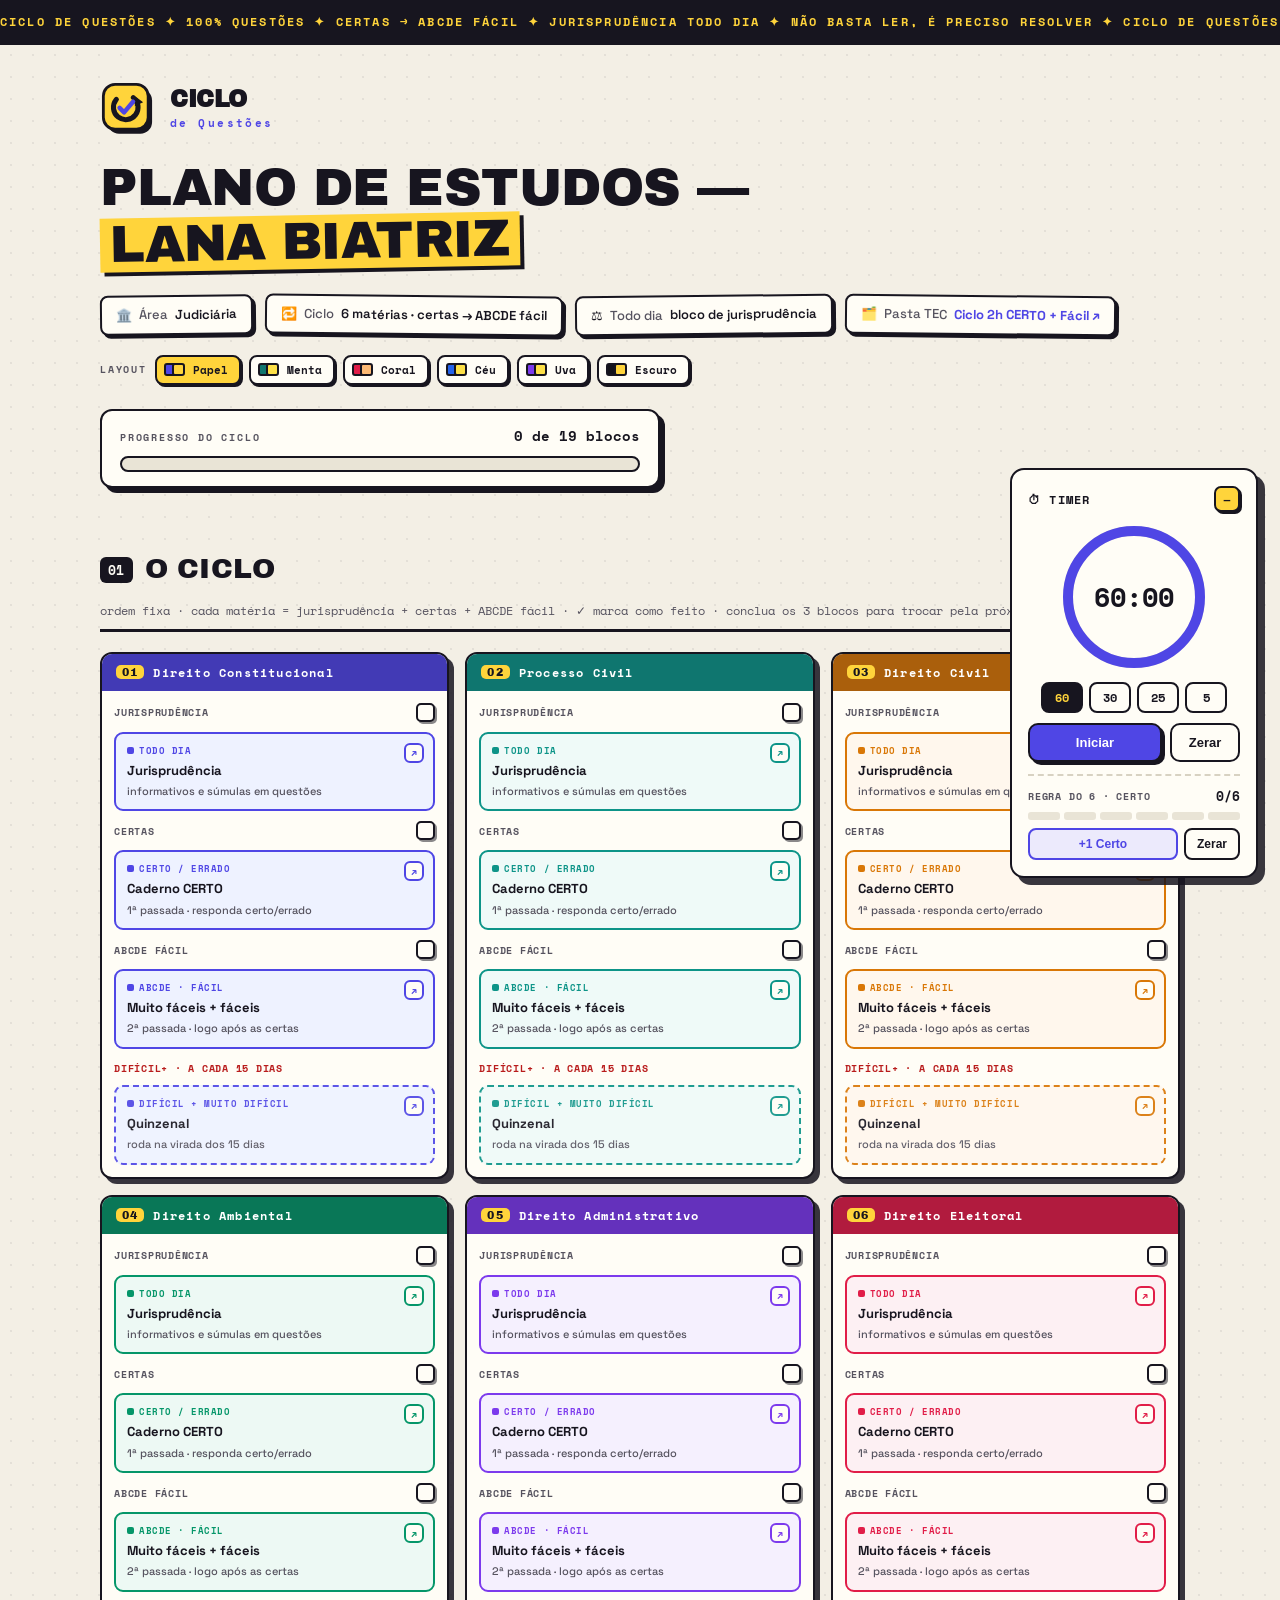
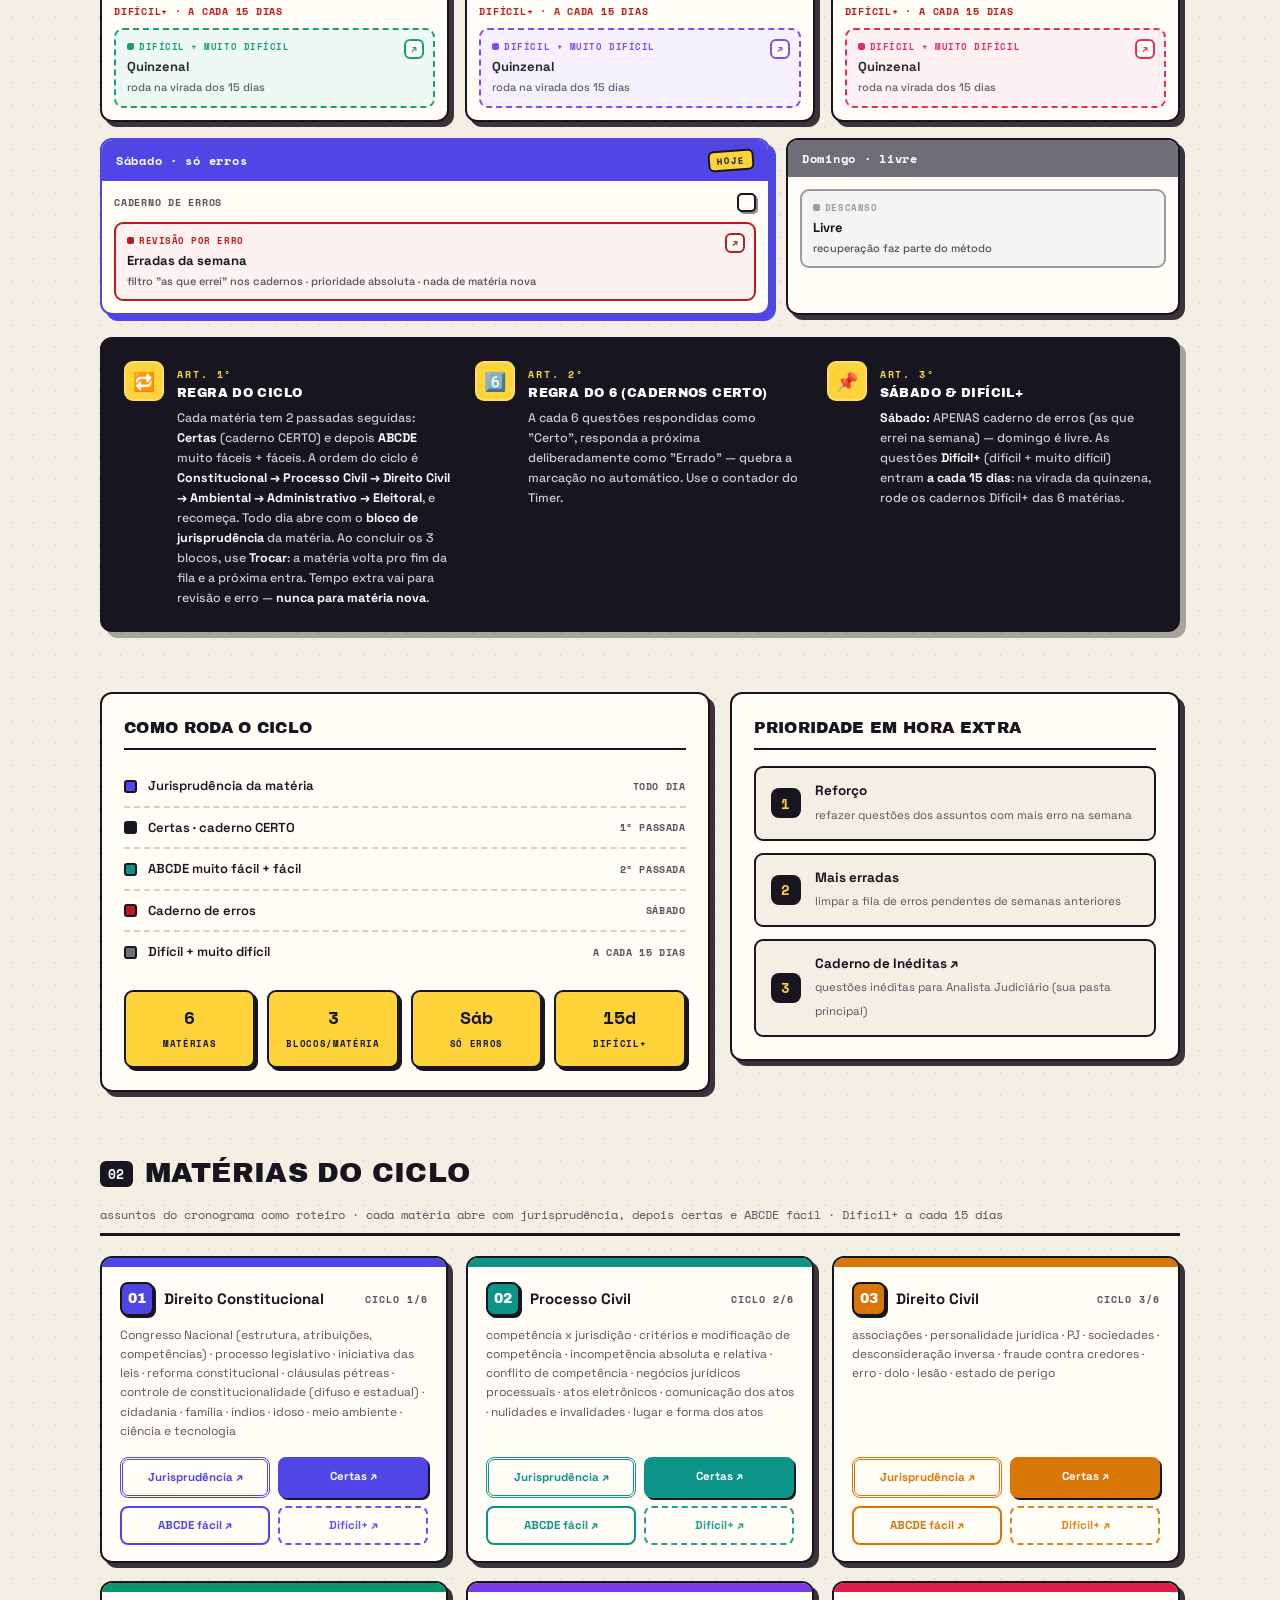
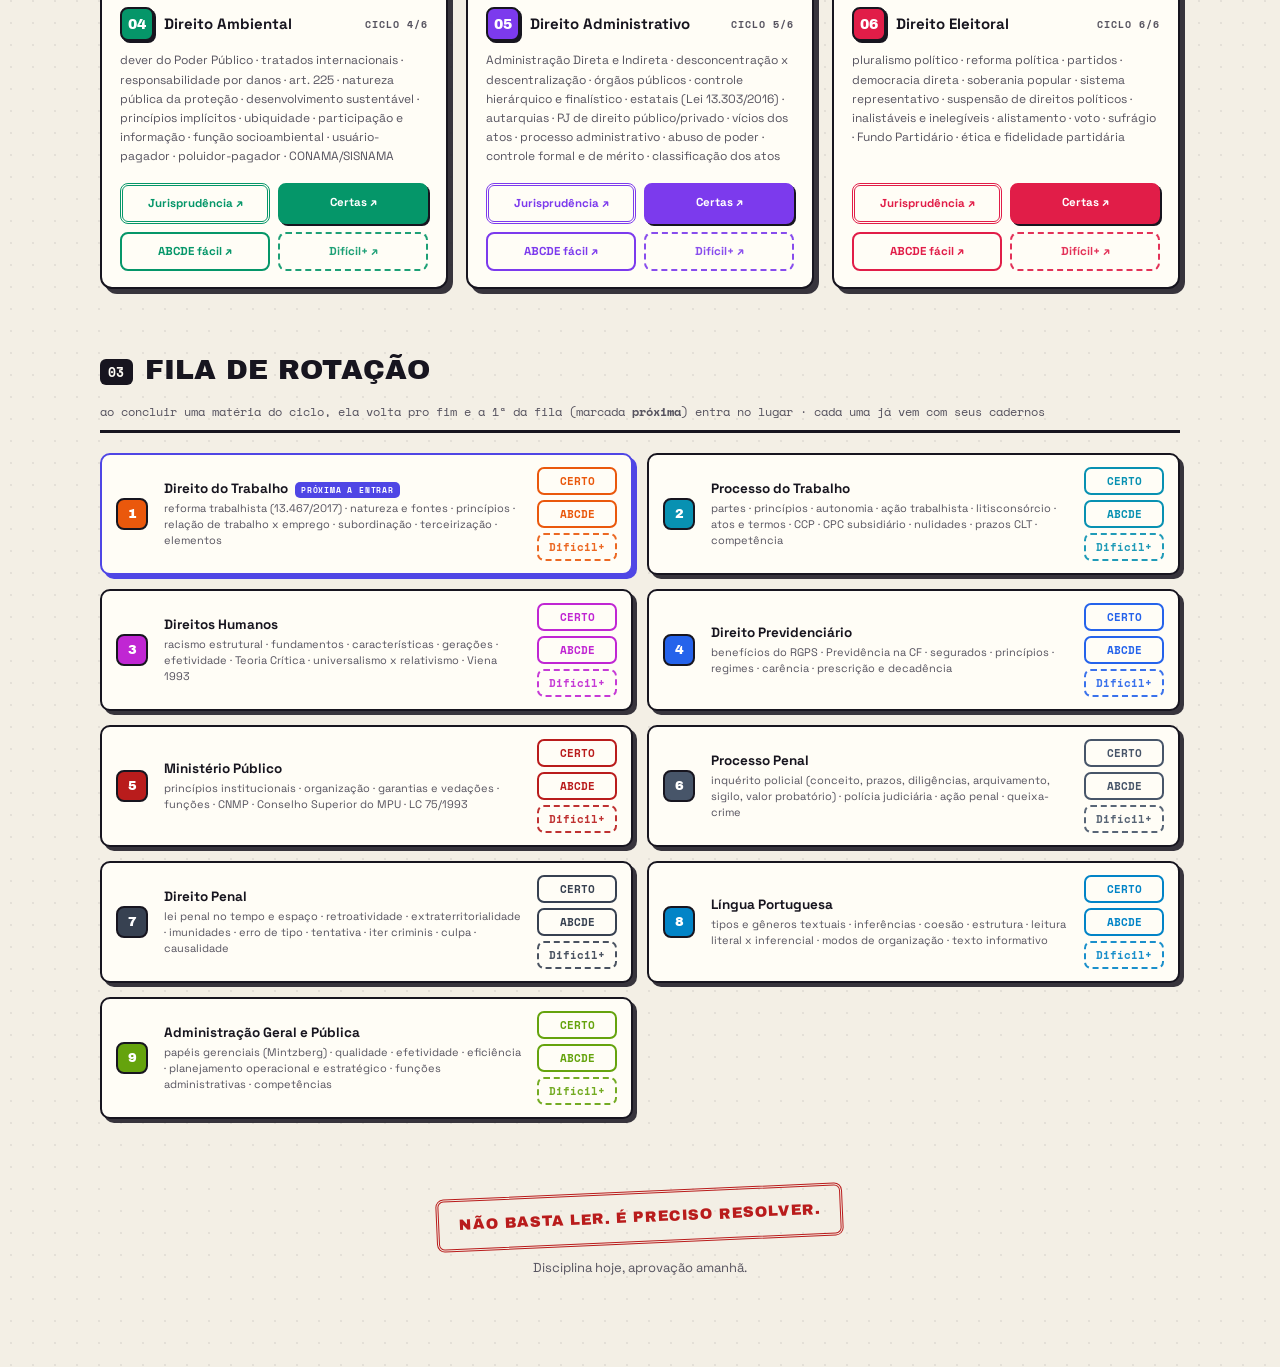
<file: index.html>
<!DOCTYPE html>

<html lang="pt-BR" data-theme="papel">
<head>
<meta charset="utf-8">
<meta name="viewport" content="width=device-width, initial-scale=1, viewport-fit=cover">
<title>Ciclo de Questões · Lana Biatriz</title>
<link rel="icon" href='data:image/svg+xml,<svg xmlns="http://www.w3.org/2000/svg" viewBox="0 0 100 100"><rect x="6" y="6" width="80" height="80" rx="21" fill="%23ffd43b" stroke="%2317151f" stroke-width="5"/><g transform="translate(46,47)"><circle cx="0" cy="0" r="22" fill="none" stroke="%2317151f" stroke-width="9" stroke-linecap="round" stroke-dasharray="104 35" transform="rotate(-52)"/><path d="M 19 -18 L 31 -9 L 16 -2 Z" fill="%2317151f"/><path d="M -11 1 L -3 9 L 13 -10" fill="none" stroke="%234f46e5" stroke-width="8" stroke-linecap="round" stroke-linejoin="round"/></g></svg>'>
<!-- ===== App na Tela de Início do iPad (Adicionar à Tela de Início) ===== -->
<link rel="apple-touch-icon" href="apple-touch-icon.png">
<link rel="manifest" href="manifest.webmanifest">
<meta name="apple-mobile-web-app-capable" content="yes">
<meta name="mobile-web-app-capable" content="yes">
<meta name="apple-mobile-web-app-status-bar-style" content="black-translucent">
<meta name="apple-mobile-web-app-title" content="Ciclo">
<meta name="application-name" content="Ciclo de Questões">
<meta name="theme-color" content="#f3efe5" media="(prefers-color-scheme: light)">
<meta name="theme-color" content="#14131a" media="(prefers-color-scheme: dark)">
<link rel="preconnect" href="https://fonts.googleapis.com">
<link href="https://fonts.googleapis.com/css2?family=Archivo+Black&family=Space+Grotesk:wght@400;500;600;700&family=Space+Mono:wght@400;700&display=swap" rel="stylesheet">
<style>
:root{
  --bg:#f3efe5; --card:#fffdf6; --ink:#17151f; --mut:#56535f; --line:#17151f;
  --accent:#4f46e5; --soft:#eceafc; --hl:#ffd43b; --stamp:#b91c1c;
  --disp:'Archivo Black','Arial Black',Impact,sans-serif;
  --body:'Space Grotesk',system-ui,sans-serif;
  --mono:'Space Mono',ui-monospace,Menlo,monospace;
  --r:12px;
}
/* ---------- 5 layouts (paletas) · papel = padrão (:root) ---------- */
html[data-theme="menta"]{--bg:#ecf5f0;--accent:#0f766e;--soft:#d7f0ea;--hl:#fde047}
html[data-theme="coral"]{--bg:#fbf0ee;--accent:#e11d48;--soft:#fde4e7;--hl:#fdba74}
html[data-theme="ceu"]{--bg:#eef2fb;--accent:#2563eb;--soft:#dbe6fd;--hl:#fde047}
html[data-theme="uva"]{--bg:#f4eefb;--accent:#7c3aed;--soft:#ece2fb;--hl:#fde047}
/* ---------- aparência escura (modo escuro) ---------- */
html[data-theme="escuro"]{
  --bg:#14131a; --card:#211f2b; --ink:#efe9da; --mut:#a39fb0; --line:#efe9da;
  --accent:#7c74f7; --soft:#2a2740; --hl:#ffd43b; --stamp:#fb7185;
}
/* texto/ícones que ficavam claros sobre fundos claros (amarelo, pastel) */
html[data-theme="escuro"] body{background-image:radial-gradient(rgba(239,233,218,.05) 1px,transparent 1.5px)}
html[data-theme="escuro"] ::selection{color:#14131a}
html[data-theme="escuro"] h1 em,
html[data-theme="escuro"] .swatch.on,
html[data-theme="escuro"] .cycnum,
html[data-theme="escuro"] .day-name .agbadge,
html[data-theme="escuro"] .tot div,html[data-theme="escuro"] .tot span,
html[data-theme="escuro"] #tmin{color:#14131a}
/* fundos que usavam var(--ink) (agora claro) precisam voltar a ser escuros */
html[data-theme="escuro"] .tape{background:#0e0d12}
html[data-theme="escuro"] .day-name{background:#2f2c3d;color:#fff}
html[data-theme="escuro"] .dom .day-name{background:#3a3947}
html[data-theme="escuro"] .sat.today .day-name{background:#4f46e5}
html[data-theme="escuro"] .rulebar{background:#1b1a23}
html[data-theme="escuro"] .prio .n,
html[data-theme="escuro"] .tp.sel{background:#2f2c3d}
/* cartões de atividade continuam claros (pastel) — fixa o texto interno em escuro */
html[data-theme="escuro"] .act b{color:#14131a}
html[data-theme="escuro"] .act small{color:#4a4756}
html[data-theme="escuro"] .act .go{background:#fff}
html[data-theme="escuro"] .cad-row+.cad-row,
html[data-theme="escuro"] .c6box{border-color:#3a3947}
/* sombras "neobrutalistas" agora claras p/ aparecer sobre o fundo escuro */
html[data-theme="escuro"] .day,
html[data-theme="escuro"] .card,
html[data-theme="escuro"] .fcard{box-shadow:5px 5px 0 var(--ink)}
html[data-theme="escuro"] .qitem{box-shadow:4px 4px 0 var(--ink)}
html[data-theme="escuro"] .chk{box-shadow:2px 2px 0 var(--ink)}
html[data-theme="escuro"] #tmr{box-shadow:7px 7px 0 var(--ink)}
html[data-theme="escuro"] .rulebar{box-shadow:6px 6px 0 rgba(239,233,218,.18)}
*{box-sizing:border-box;margin:0;padding:0}
::selection{background:var(--hl);color:var(--ink)}
body{font-family:var(--body);background:var(--bg);background-image:radial-gradient(rgba(23,21,31,.07) 1px,transparent 1.5px);background-size:22px 22px;color:var(--ink);line-height:1.5;padding:env(safe-area-inset-top) env(safe-area-inset-right) 90px env(safe-area-inset-left);counter-reset:sec}
.wrap{max-width:1120px;margin:0 auto;padding:36px 20px 0}
a{color:inherit;text-decoration:none}
/* ---------- fita marquee ---------- */
.tape{background:var(--ink);border-bottom:3px solid var(--ink);overflow:hidden;padding:9px 0}
.tape-in{display:inline-flex;white-space:nowrap;animation:tape 26s linear infinite}
.tape-in span{display:inline-block;font:700 12px/1 var(--mono);letter-spacing:.18em;text-transform:uppercase;color:var(--hl);padding-right:8px}
@keyframes tape{to{transform:translateX(-50%)}}
@media(prefers-reduced-motion:reduce){.tape-in{animation:none}}
/* ---------- brand / hero ---------- */
.brand{display:inline-flex;align-items:center;gap:14px;margin-bottom:24px}
.brand svg{display:block;width:56px;height:56px}
.brand .bt b{display:block;font-family:var(--disp);font-size:23px;letter-spacing:-.5px;line-height:1;text-transform:uppercase}
.brand .bt span{display:block;font:700 11px var(--mono);letter-spacing:.22em;color:var(--accent);margin-top:4px}
.themebar{display:flex;align-items:center;gap:8px;flex-wrap:wrap;margin-top:20px}
.themelab{font:700 10px var(--mono);letter-spacing:.18em;text-transform:uppercase;color:var(--mut)}
.swatch{display:inline-flex;align-items:center;gap:8px;border:2px solid var(--ink);background:var(--card);border-radius:8px;padding:5px 11px 5px 7px;cursor:pointer;box-shadow:2px 2px 0 var(--ink);font:700 11px var(--mono);color:var(--ink);transition:transform .1s}
.swatch:hover{transform:translate(-1px,-1px)}
.swatch:active{transform:translate(1px,1px);box-shadow:none}
.swatch.on{background:var(--hl)}
.swatch .dt{display:inline-flex}
.swatch .dt i{width:13px;height:13px;border:2px solid var(--ink);border-radius:3px;display:block}
.swatch .dt i+i{margin-left:-5px}
.hero{margin-bottom:46px}
h1{font-family:var(--disp);font-size:clamp(28px,4.6vw,52px);font-weight:400;letter-spacing:-.01em;line-height:1.04;text-transform:uppercase}
h1 em{font-style:normal;color:var(--ink);background:var(--hl);box-shadow:4px 4px 0 var(--ink);padding:0 10px;display:inline-block;transform:rotate(-1deg)}
.meta{display:flex;flex-wrap:wrap;gap:12px;margin-top:26px}
.chip{display:inline-flex;align-items:center;gap:7px;background:var(--card);border:2px solid var(--ink);border-radius:8px;padding:8px 14px;font-size:13px;font-weight:600;color:var(--ink);box-shadow:3px 3px 0 var(--ink)}
.chip:nth-child(odd){transform:rotate(-.6deg)}
.chip:nth-child(even){transform:rotate(.6deg)}
.chip:hover{transform:rotate(0) translate(-1px,-1px)}
.chip span{color:var(--mut);font-weight:500}
/* ---------- placar semanal ---------- */
.wkprog{margin-top:24px;background:var(--card);border:2px solid var(--ink);border-radius:var(--r);padding:14px 18px;box-shadow:5px 5px 0 var(--ink);max-width:560px}
.wkprog-top{display:flex;justify-content:space-between;align-items:baseline;gap:12px;margin-bottom:10px}
.wkprog-top span{font:700 10px var(--mono);letter-spacing:.18em;text-transform:uppercase;color:var(--mut)}
.wkprog-top b{font:700 14px var(--mono)}
.wkprog-track{height:16px;border:2px solid var(--ink);border-radius:99px;background:#e9e4d6;overflow:hidden}
.wkprog-fill{height:100%;width:0;background:var(--accent);background-image:repeating-linear-gradient(45deg,transparent 0 7px,rgba(255,255,255,.35) 7px 14px);transition:width .3s ease}
/* ---------- section titles ---------- */
.sec{margin-top:60px}
.sec-head{display:flex;align-items:baseline;justify-content:space-between;gap:12px;margin-bottom:20px;flex-wrap:wrap;counter-increment:sec;border-bottom:3px solid var(--ink);padding-bottom:10px}
h2{font-family:var(--disp);font-size:clamp(20px,2.6vw,28px);font-weight:400;letter-spacing:.01em;text-transform:uppercase}
h2::before{content:counter(sec,decimal-leading-zero);font:700 13px var(--mono);color:var(--card);background:var(--ink);padding:3px 8px;border-radius:6px;margin-right:12px;vertical-align:middle}
.sec-head small{font:500 11.5px var(--mono);color:var(--mut)}
/* ---------- ciclo grid ---------- */
.cycgrid{display:grid;grid-template-columns:repeat(auto-fit,minmax(300px,1fr));gap:16px}
.day{background:var(--card);border:2px solid var(--ink);border-radius:var(--r);padding:12px;box-shadow:5px 5px 0 rgba(23,21,31,.85);display:flex;flex-direction:column;gap:10px;overflow:hidden}
.day-name{margin:-12px -12px 2px;padding:10px 14px;background:var(--ink);color:#fff;font:700 12px var(--mono);letter-spacing:.1em;display:flex;align-items:center;gap:4px}
.cyc .day-name{background:color-mix(in srgb,var(--c) 76%,#17151f)}
.cycnum{display:inline-block;background:var(--hl);color:var(--ink);font:400 11px var(--disp);padding:1px 6px;border-radius:5px;margin-right:5px}
.day.today{border-color:var(--accent);box-shadow:6px 6px 0 var(--accent)}
.sat.today .day-name{background:var(--accent)}
.day-name .agbadge{font:700 9px var(--mono);letter-spacing:.1em;text-transform:uppercase;background:var(--hl);color:var(--ink);border:2px solid var(--ink);padding:2px 7px;border-radius:6px;margin-left:auto;transform:rotate(-4deg)}
.act{--c:#4f46e5;--cbg:#eef2ff;display:block;border-radius:9px;padding:10px 11px;background:var(--cbg);border:2px solid var(--c);position:relative;transition:transform .12s ease, box-shadow .12s ease}
.act:hover{transform:translate(-2px,-2px);box-shadow:4px 4px 0 color-mix(in srgb,var(--c) 65%,transparent)}
.act .tag{display:flex;align-items:flex-start;gap:5px;font:700 9px var(--mono);letter-spacing:.06em;text-transform:uppercase;color:var(--c);margin-bottom:6px;padding-right:22px}
.act .tag::before{content:"";flex:0 0 7px;width:7px;height:7px;border-radius:2px;background:var(--c);margin-top:3px}
.act b{display:block;font-size:13px;font-weight:700;line-height:1.25;color:var(--ink)}
.act small{display:block;font-size:11px;color:var(--mut);margin-top:4px;font-weight:500}
.act .go{position:absolute;top:9px;right:9px;width:20px;height:20px;border-radius:6px;background:var(--card);color:var(--c);border:2px solid var(--c);display:grid;place-items:center;font-size:10px;font-weight:800}
.act.done .tag,.act.done b,.act.done small,.act.done .go{opacity:.32}
.act.done{border-style:dashed}
.act.done::after{content:'CUMPRIDO';position:absolute;top:50%;left:50%;transform:translate(-50%,-50%) rotate(-9deg);font:700 11px var(--mono);letter-spacing:.22em;color:var(--stamp);border:3px double var(--stamp);padding:4px 9px 3px 11px;border-radius:6px;background:rgba(255,253,246,.82)}
.act.dif{border-style:dashed;opacity:.92}
.hourlab{display:flex;align-items:center;justify-content:space-between;gap:6px;font:700 9.5px var(--mono);color:var(--mut);letter-spacing:.08em;text-transform:uppercase}
.hourlab.dif-lab{color:var(--stamp);margin-top:2px}
.chk{flex:0 0 19px;width:19px;height:19px;border-radius:5px;border:2px solid var(--ink);background:var(--card);color:transparent;font-size:11px;font-weight:800;line-height:1;cursor:pointer;display:grid;place-items:center;padding:0;transition:.12s;box-shadow:2px 2px 0 rgba(23,21,31,.5)}
.chk:hover{color:var(--accent);transform:translate(-1px,-1px)}
.chk.on{background:var(--accent);border-color:var(--ink);color:#fff;box-shadow:none}
.cyc .trocar{display:none;width:100%;margin-top:6px;border:2px solid var(--ink);background:var(--hl);color:var(--ink);font:700 11px var(--mono);letter-spacing:.03em;text-transform:uppercase;padding:10px;border-radius:8px;cursor:pointer;box-shadow:2px 2px 0 var(--ink)}
.cyc.complete .trocar{display:block}
.cyc .trocar:hover{filter:brightness(1.04)}
.cyc .trocar:active{transform:translate(2px,2px);box-shadow:none}
.qitem.next{border-color:var(--accent);box-shadow:4px 4px 0 var(--accent)}
.qnext{display:inline-block;font:700 8px var(--mono);letter-spacing:.1em;text-transform:uppercase;background:var(--accent);color:#fff;padding:2px 6px;border-radius:5px;margin-left:7px;vertical-align:middle}
/* ---------- fim de semana ---------- */
.weekend{display:grid;grid-template-columns:1.7fr 1fr;gap:16px;margin-top:16px}
.sat .day-name,.dom .day-name{letter-spacing:.06em}
.dom .day-name{background:#6f6e76}
@media(max-width:560px){.weekend{grid-template-columns:1fr}}
/* ---------- edital (regras) ---------- */
.rulebar{margin-top:22px;background:var(--ink);color:#dcd9e8;border:2px solid var(--ink);border-radius:var(--r);padding:22px;box-shadow:6px 6px 0 rgba(23,21,31,.35);display:grid;grid-template-columns:repeat(3,1fr);gap:22px}
.rulebar .rule{display:flex;gap:13px;align-items:flex-start}
.rulebar .ic{flex:0 0 40px;height:40px;border-radius:9px;background:var(--hl);border:2px solid #fff3;display:grid;place-items:center;font-size:18px}
.rulebar .art{display:inline-block;font:700 9.5px var(--mono);letter-spacing:.2em;text-transform:uppercase;color:var(--hl);margin-bottom:4px}
.rulebar b{color:#fff}
.rulebar h5{font-family:var(--disp);font-weight:400;font-size:12.5px;letter-spacing:.03em;text-transform:uppercase;color:#fff;margin-bottom:6px;line-height:1.35}
.rulebar p{font-size:12.5px;font-weight:500;line-height:1.6;color:#c9c5da}
/* ---------- two-col ---------- */
.cols{display:grid;grid-template-columns:1.15fr .85fr;gap:20px;align-items:start}
.card{background:var(--card);border:2px solid var(--ink);border-radius:var(--r);box-shadow:5px 5px 0 rgba(23,21,31,.85);padding:22px}
.card h3{font-family:var(--disp);font-weight:400;font-size:16px;text-transform:uppercase;letter-spacing:.02em;margin-bottom:16px;border-bottom:2px solid var(--ink);padding-bottom:8px}
.cad-row{display:flex;align-items:center;gap:11px;padding:10px 0}
.cad-row+.cad-row{border-top:2px dashed #d8d2c2}
.cad-row .dot{width:13px;height:13px;border-radius:3px;border:2px solid var(--ink);flex:0 0 13px}
.cad-row b{font-size:13px;font-weight:600;flex:1}
.cad-row span{font:700 10px var(--mono);color:var(--mut);text-transform:uppercase;letter-spacing:.06em;text-align:right}
.tot{display:flex;gap:12px;margin-top:18px}
.tot div{flex:1;background:var(--hl);border:2px solid var(--ink);border-radius:9px;padding:12px 8px;text-align:center;box-shadow:3px 3px 0 var(--ink)}
.tot b{display:block;font:700 18px var(--mono)}
.tot span{font:700 8.5px var(--mono);color:var(--ink);text-transform:uppercase;letter-spacing:.08em}
.prio{display:flex;flex-direction:column;gap:12px}
.prio a,.prio .p{display:flex;gap:14px;align-items:center;background:var(--bg);border:2px solid var(--ink);border-radius:9px;padding:13px 15px;transition:transform .12s,box-shadow .12s}
.prio a:hover{transform:translate(-2px,-2px);box-shadow:4px 4px 0 var(--ink);background:var(--soft)}
.prio .n{flex:0 0 30px;height:30px;border-radius:8px;background:var(--ink);color:var(--hl);display:grid;place-items:center;font:700 14px var(--mono)}
.prio b{font-size:13.5px;display:block}
.prio small{font-size:11.5px;color:var(--mut)}
/* ---------- matérias do ciclo ---------- */
.fgrid{display:grid;grid-template-columns:repeat(auto-fit,minmax(330px,1fr));gap:18px}
.fcard{--c:#4f46e5;position:relative;background:var(--card);border:2px solid var(--ink);border-radius:var(--r);box-shadow:5px 5px 0 rgba(23,21,31,.85);padding:24px 18px 16px;display:flex;flex-direction:column;gap:10px;overflow:hidden}
.fcard::before{content:'';position:absolute;inset:0 0 auto 0;height:9px;background:var(--c)}
.fcard .ft{display:flex;align-items:center;gap:10px}
.fcard .av{width:34px;height:34px;border-radius:8px;background:var(--c);color:#fff;border:2px solid var(--ink);box-shadow:2px 2px 0 var(--ink);display:grid;place-items:center;font:400 14px var(--disp)}
.fcard h4{font-size:15px;font-weight:700;flex:1;line-height:1.2}
.fcard .fr{font:700 9.5px var(--mono);letter-spacing:.1em;color:var(--mut);text-transform:uppercase}
.fcard p{font-size:12px;color:var(--mut);line-height:1.6}
.btns{display:flex;flex-wrap:wrap;gap:8px;margin-top:auto;padding-top:6px}
.btn{flex:1 1 calc(50% - 4px);text-align:center;font-size:11.5px;font-weight:700;padding:9px 8px;border-radius:8px;border:2px solid var(--c);color:var(--c);transition:.12s}
.btn:hover{background:var(--c);color:#fff;transform:translate(-1px,-1px);box-shadow:3px 3px 0 var(--ink)}
.btn.solid{background:var(--c);color:#fff;box-shadow:2px 2px 0 var(--ink)}
.btn.solid:hover{filter:brightness(1.1)}
.btn.juris{border-style:double;border-width:3px}
.btn.hard{border-style:dashed;opacity:.9}
.qlinks a.hardq{border-style:dashed;opacity:.9}
/* ---------- fila ---------- */
.queue{display:grid;grid-template-columns:1fr 1fr;gap:14px}
.qitem{--c:#4f46e5;display:grid;grid-template-columns:36px 1fr auto;gap:12px;align-items:center;background:var(--card);border:2px solid var(--ink);border-radius:10px;padding:12px 14px;box-shadow:4px 4px 0 rgba(23,21,31,.85)}
.qitem .qn{width:32px;height:32px;border-radius:8px;background:var(--c);color:#fff;border:2px solid var(--ink);display:grid;place-items:center;font:400 13px var(--disp)}
.qitem b{font-size:13.5px;display:block}
.qitem small{font-size:11px;color:var(--mut);display:block;line-height:1.45;margin-top:2px}
.qlinks{display:flex;flex-direction:column;gap:5px}
.qlinks a{font:700 10.5px var(--mono);color:var(--c);border:2px solid var(--c);padding:4px 10px;border-radius:7px;text-align:center;transition:.12s}
.qlinks a:hover{background:var(--c);color:#fff}
footer{margin-top:72px;text-align:center;color:var(--mut);font-size:13px}
footer b{display:inline-block;font-family:var(--disp);font-weight:400;font-size:15px;letter-spacing:.04em;text-transform:uppercase;color:var(--stamp);border:3px double var(--stamp);border-radius:8px;padding:12px 20px;transform:rotate(-2.5deg);margin-bottom:14px}
/* ---------- timer ---------- */
#tmr{position:fixed;right:max(22px,env(safe-area-inset-right));bottom:max(22px,env(safe-area-inset-bottom));z-index:99;width:248px;background:var(--card);border:2px solid var(--ink);border-radius:14px;box-shadow:7px 7px 0 rgba(23,21,31,.85);padding:16px;font-family:var(--body)}
#tmr.min{width:152px}
#tmr.min #tbody{display:none}
.thead{display:flex;align-items:center;justify-content:space-between;margin-bottom:10px}
.thead b{font:700 12px var(--mono);letter-spacing:.1em;text-transform:uppercase}
#tmin{border:2px solid var(--ink);background:var(--hl);border-radius:7px;width:26px;height:26px;cursor:pointer;font-weight:800;color:var(--ink);box-shadow:2px 2px 0 var(--ink)}
#tmin:active{transform:translate(1px,1px);box-shadow:none}
.tring{position:relative;width:150px;height:150px;margin:0 auto 10px}
#tdisp{position:absolute;inset:0;display:grid;place-items:center;font:700 27px var(--mono);letter-spacing:-.04em}
.tpresets{display:flex;gap:6px;justify-content:center;margin-bottom:10px}
.tp{border:2px solid var(--ink);background:var(--card);font:700 12px var(--mono);width:42px;height:31px;border-radius:8px;cursor:pointer;color:var(--ink)}
.tp.sel{background:var(--ink);color:var(--hl)}
.tctrl{display:flex;gap:8px}
#tgo{flex:1;border:2px solid var(--ink);background:var(--accent);color:#fff;font-weight:700;font-size:13px;padding:10px;border-radius:10px;cursor:pointer;box-shadow:3px 3px 0 var(--ink)}
#tgo:active{transform:translate(2px,2px);box-shadow:none}
#trs{flex:0 0 70px;border:2px solid var(--ink);background:var(--card);font-weight:700;font-size:13px;border-radius:10px;cursor:pointer;color:var(--ink)}
.c6box{margin-top:12px;border-top:2px dashed #d8d2c2;padding-top:10px}
.c6head{display:flex;align-items:center;justify-content:space-between;margin-bottom:6px}
#c6lab{font:700 10px var(--mono);letter-spacing:.08em;text-transform:uppercase;color:var(--mut)}
#c6{font:700 13px var(--mono)}
#c6dots{display:flex;gap:4px;margin-bottom:8px}
.c6btns{display:flex;gap:6px}
#c6add{flex:1;border:2px solid var(--accent);background:var(--soft);color:var(--accent);font-weight:700;font-size:12px;padding:7px;border-radius:8px;cursor:pointer}
#c6add:active{transform:translate(1px,1px)}
#c6rst{flex:0 0 56px;border:2px solid var(--ink);background:var(--card);color:var(--ink);font-weight:700;font-size:12px;border-radius:8px;cursor:pointer}
#c6msg{display:none;margin-top:8px;font-size:11.5px;font-weight:700;border:2px solid currentColor;border-radius:8px;padding:8px 10px;text-align:center}
@media(max-width:980px){.cols{grid-template-columns:1fr}.queue{grid-template-columns:1fr}.rulebar{grid-template-columns:1fr}}
@media(max-width:560px){
  body{padding-bottom:150px}
  body.tmropen{padding-bottom:450px}
  #tmr{right:12px;bottom:12px;width:224px}
  #tmr.min{width:132px;padding:12px 14px}
}
</style>
<script>try{var _t=localStorage.getItem('theme-v1');if(_t)document.documentElement.setAttribute('data-theme',_t);}catch(e){}</script>
</head>
<body>

<div class="tape" aria-hidden="true"><div class="tape-in"><span>Ciclo de Questões ✦ 100% questões ✦ certas → ABCDE fácil ✦ jurisprudência todo dia ✦ não basta ler, é preciso resolver ✦ Ciclo de Questões ✦ 100% questões ✦ certas → ABCDE fácil ✦ jurisprudência todo dia ✦ rumo à aprovação ✦ </span><span>Ciclo de Questões ✦ 100% questões ✦ certas → ABCDE fácil ✦ jurisprudência todo dia ✦ não basta ler, é preciso resolver ✦ Ciclo de Questões ✦ 100% questões ✦ certas → ABCDE fácil ✦ jurisprudência todo dia ✦ rumo à aprovação ✦ </span></div></div>

<div class="wrap">

<header class="hero">
  <div class="brand">
    <svg viewBox="0 0 100 100" xmlns="http://www.w3.org/2000/svg" aria-hidden="true">
      <rect x="13" y="14" width="80" height="80" rx="21" fill="#17151f"/>
      <rect x="6" y="6" width="80" height="80" rx="21" fill="#ffd43b" stroke="#17151f" stroke-width="5"/>
      <g transform="translate(46,47)">
        <circle cx="0" cy="0" r="22" fill="none" stroke="#17151f" stroke-width="9" stroke-linecap="round" stroke-dasharray="104 35" transform="rotate(-52)"/>
        <path d="M 19 -18 L 31 -9 L 16 -2 Z" fill="#17151f"/>
        <path d="M -11 1 L -3 9 L 13 -10" fill="none" stroke="#4f46e5" stroke-width="8" stroke-linecap="round" stroke-linejoin="round"/>
      </g>
    </svg>
    <div class="bt"><b>Ciclo</b><span>de Questões</span></div>
  </div>
  <h1>Plano de estudos — <em>Lana Biatriz</em></h1>
  <div class="meta">
    <div class="chip">🏛️ <span>Área</span> Judiciária</div>
    <div class="chip">🔁 <span>Ciclo</span> 6 matérias · certas → ABCDE fácil</div>
    <div class="chip">⚖️ <span>Todo dia</span> bloco de jurisprudência</div>
    <div class="chip">🗂️ <span>Pasta TEC</span> <a href="https://www.tecconcursos.com.br/questoes/pastas/7029075" target="_blank" style="color:var(--accent);font-weight:700">Ciclo 2h CERTO + Fácil ↗</a></div>
  </div>
  <div class="themebar">
    <span class="themelab">Layout</span>
    <button class="swatch" type="button" data-theme="papel"><span class="dt"><i style="background:#4f46e5"></i><i style="background:#ffd43b"></i></span>Papel</button>
    <button class="swatch" type="button" data-theme="menta"><span class="dt"><i style="background:#0f766e"></i><i style="background:#fde047"></i></span>Menta</button>
    <button class="swatch" type="button" data-theme="coral"><span class="dt"><i style="background:#e11d48"></i><i style="background:#fdba74"></i></span>Coral</button>
    <button class="swatch" type="button" data-theme="ceu"><span class="dt"><i style="background:#2563eb"></i><i style="background:#fde047"></i></span>Céu</button>
    <button class="swatch" type="button" data-theme="uva"><span class="dt"><i style="background:#7c3aed"></i><i style="background:#fde047"></i></span>Uva</button>
    <button class="swatch" type="button" data-theme="escuro"><span class="dt"><i style="background:#14131a"></i><i style="background:#ffd43b"></i></span>Escuro</button>
  </div>
  <div class="wkprog">
    <div class="wkprog-top"><span>Progresso do ciclo</span><b id="wkprog-lab">0 de 0 blocos</b></div>
    <div class="wkprog-track"><div class="wkprog-fill" id="wkprog-fill"></div></div>
  </div>
</header>

<section class="sec">
  <div class="sec-head">
    <h2>O ciclo</h2>
    <small>ordem fixa · cada matéria = jurisprudência + certas + ABCDE fácil · ✓ marca como feito · conclua os 3 blocos para trocar pela próxima da fila</small>
  </div>
  <noscript><p style="margin-bottom:14px;color:#b91c1c;font-weight:600">Ative o JavaScript para ver o ciclo, as matérias e a fila de rotação.</p></noscript>
  <div class="cycgrid" id="cycgrid"></div>
  <div class="weekend">
    <div class="day sat" id="sat">
      <div class="day-name">Sábado · só erros</div>
      <span class="hourlab">Caderno de erros <button class="chk" type="button" data-act="sab" aria-label="Marcar como feita">✓</button></span>
      <a class="act" style="--c:#b91c1c;--cbg:#fdf1f1" href="https://www.tecconcursos.com.br/questoes/pastas/7029075" target="_blank" data-act="sab" data-blk="1">
        <span class="go">↗</span><span class="tag">Revisão por erro</span>
        <b>Erradas da semana</b><small>filtro "as que errei" nos cadernos · prioridade absoluta · nada de matéria nova</small>
      </a>
    </div>
    <div class="day dom">
      <div class="day-name">Domingo · livre</div>
      <div class="act" style="--c:#9b9aa3;--cbg:#f4f4f2"><span class="tag">Descanso</span><b>Livre</b><small>recuperação faz parte do método</small></div>
    </div>
  </div>
  <div class="rulebar">
    <div class="rule"><div class="ic">🔁</div><div><span class="art">Art. 1º</span><h5>Regra do ciclo</h5><p>Cada matéria tem 2 passadas seguidas: <b>Certas</b> (caderno CERTO) e depois <b>ABCDE</b> muito fáceis + fáceis. A ordem do ciclo é <b>Constitucional → Processo Civil → Direito Civil → Ambiental → Administrativo → Eleitoral</b>, e recomeça. Todo dia abre com o <b>bloco de jurisprudência</b> da matéria. Ao concluir os 3 blocos, use <b>Trocar</b>: a matéria volta pro fim da fila e a próxima entra. Tempo extra vai para revisão e erro — <b>nunca para matéria nova</b>.</p></div></div>
    <div class="rule"><div class="ic">6️⃣</div><div><span class="art">Art. 2º</span><h5>Regra do 6 (cadernos CERTO)</h5><p>A cada 6 questões respondidas como "Certo", responda a próxima deliberadamente como "Errado" — quebra a marcação no automático. Use o contador do Timer.</p></div></div>
    <div class="rule"><div class="ic">📌</div><div><span class="art">Art. 3º</span><h5>Sábado &amp; Difícil+</h5><p><b>Sábado:</b> APENAS caderno de erros (as que errei na semana) — domingo é livre. As questões <b>Difícil+</b> (difícil + muito difícil) entram <b>a cada 15 dias</b>: na virada da quinzena, rode os cadernos Difícil+ das 6 matérias.</p></div></div>
  </div>
</section>

<section class="sec">
  <div class="cols">
    <div class="card">
      <h3>Como roda o ciclo</h3>
      <div class="cad">
        <div class="cad-row"><span class="dot" style="background:var(--accent)"></span><b>Jurisprudência da matéria</b><span>todo dia</span></div>
        <div class="cad-row"><span class="dot" style="background:var(--ink)"></span><b>Certas · caderno CERTO</b><span>1ª passada</span></div>
        <div class="cad-row"><span class="dot" style="background:#0d9488"></span><b>ABCDE muito fácil + fácil</b><span>2ª passada</span></div>
        <div class="cad-row"><span class="dot" style="background:#b91c1c"></span><b>Caderno de erros</b><span>sábado</span></div>
        <div class="cad-row"><span class="dot" style="background:#6f6e76"></span><b>Difícil + muito difícil</b><span>a cada 15 dias</span></div>
      </div>
      <div class="tot">
        <div><b>6</b><span>matérias</span></div>
        <div><b>3</b><span>blocos/matéria</span></div>
        <div><b>Sáb</b><span>só erros</span></div>
        <div><b>15d</b><span>difícil+</span></div>
      </div>
    </div>
    <div class="card">
      <h3>Prioridade em hora extra</h3>
      <div class="prio">
        <div class="p"><div class="n">1</div><div><b>Reforço</b><small>refazer questões dos assuntos com mais erro na semana</small></div></div>
        <div class="p"><div class="n">2</div><div><b>Mais erradas</b><small>limpar a fila de erros pendentes de semanas anteriores</small></div></div>
        <a href="https://www.tecconcursos.com.br/questoes/pastas/6943491" target="_blank"><div class="n">3</div><div><b>Caderno de Inéditas ↗</b><small>questões inéditas para Analista Judiciário (sua pasta principal)</small></div></a>
      </div>
    </div>
  </div>
</section>

<section class="sec">
  <div class="sec-head">
    <h2>Matérias do ciclo</h2>
    <small>assuntos do cronograma como roteiro · cada matéria abre com jurisprudência, depois certas e ABCDE fácil · Difícil+ a cada 15 dias</small>
  </div>
  <div class="fgrid" id="fgrid"></div>
</section>

<section class="sec">
  <div class="sec-head">
    <h2>Fila de rotação</h2>
    <small>ao concluir uma matéria do ciclo, ela volta pro fim e a 1ª da fila (marcada <b>próxima</b>) entra no lugar · cada uma já vem com seus cadernos</small>
  </div>
  <div class="queue" id="queue"></div>
</section>

<footer>
  <b>Não basta ler. É preciso resolver.</b><br>
  Disciplina hoje, aprovação amanhã.
</footer>

</div>

<div id="tmr">
  <div class="thead">
    <b>⏱ Timer</b>
    <button id="tmin">–</button>
  </div>
  <div id="tbody">
    <div class="tring">
      <svg width="150" height="150" viewBox="0 0 150 150">
        <circle cx="75" cy="75" r="66" fill="none" stroke="#e9e4d6" stroke-width="10"/>
        <circle id="ring" cx="75" cy="75" r="66" fill="none" stroke="var(--accent)" stroke-width="10" stroke-linecap="round" stroke-dasharray="414.7" stroke-dashoffset="0" transform="rotate(-90 75 75)" style="transition:stroke-dashoffset .3s linear"/>
      </svg>
      <div id="tdisp">60:00</div>
    </div>
    <div class="tpresets">
      <button class="tp sel" data-m="60">60</button>
      <button class="tp" data-m="30">30</button>
      <button class="tp" data-m="25">25</button>
      <button class="tp" data-m="5">5</button>
    </div>
    <div class="tctrl">
      <button id="tgo">Iniciar</button>
      <button id="trs">Zerar</button>
    </div>
    <div class="c6box">
      <div class="c6head">
        <span id="c6lab">Regra do 6 · CERTO</span>
        <span id="c6">0/6</span>
      </div>
      <div id="c6dots"></div>
      <div class="c6btns">
        <button id="c6add">+1 Certo</button>
        <button id="c6rst">Zerar</button>
      </div>
      <div id="c6msg"></div>
    </div>
  </div>
</div>
<script>
(function(){
/* ================== DADOS ==================
   Para trocar de bloco, edite SOMENTE os arrays abaixo.
   O ciclo, os cards de matérias e a fila são gerados a partir deles.
   CICLO = a ordem fixa da regra. Cada matéria roda em 3 blocos:
   jurisprudência (todo dia) → certas (CERTO) → ABCDE muito fácil + fácil.
   Difícil+ fica guardado e entra a cada 15 dias.

   >>> JURISPRUDÊNCIA: o campo "juris" está como PLACEHOLDER apontando para a
   pasta principal. Crie no TEC o caderno de jurisprudência de cada matéria e
   troque o link aqui (um por matéria). */
var JURIS_PH='https://www.tecconcursos.com.br/questoes/pastas/7029075'; // PLACEHOLDER · troque pelo caderno de jurisprudência de cada matéria
var CAD='https://www.tecconcursos.com.br/questoes/cadernos/';

/* Pool único de 15 matérias. O ciclo são as 6 PRIMEIRAS de `ordem`; o resto é a
   fila de rotação. Ao concluir uma matéria (3 blocos feitos), o botão "trocar"
   joga ela pro fim de `ordem` e a 1ª da fila entra no ciclo — isso fica salvo.
   A ordem padrão segue a sua regra. Edite só este objeto/array para mudar dados. */
var MAT={
  constituc:{nome:'Direito Constitucional',c:'#4f46e5',cbg:'#eef2ff',
   assuntos:'Congresso Nacional (estrutura, atribuições, competências) · processo legislativo · iniciativa das leis · reforma constitucional · cláusulas pétreas · controle de constitucionalidade (difuso e estadual) · cidadania · família · índios · idoso · meio ambiente · ciência e tecnologia',
   juris:JURIS_PH,certo:CAD+'96140936',facil:CAD+'96141753',dificil:CAD+'96145290'},
  pciv:{nome:'Processo Civil',c:'#0d9488',cbg:'#effaf8',
   assuntos:'competência x jurisdição · critérios e modificação de competência · incompetência absoluta e relativa · conflito de competência · negócios jurídicos processuais · atos eletrônicos · comunicação dos atos · nulidades e invalidades · lugar e forma dos atos',
   juris:JURIS_PH,certo:CAD+'96141657',facil:CAD+'96141801',dificil:CAD+'96145300'},
  dciv:{nome:'Direito Civil',c:'#d97706',cbg:'#fff7ed',
   assuntos:'associações · personalidade jurídica · PJ · sociedades · desconsideração inversa · fraude contra credores · erro · dolo · lesão · estado de perigo',
   juris:JURIS_PH,certo:CAD+'96141364',facil:CAD+'96141808',dificil:CAD+'96145311'},
  amb:{nome:'Direito Ambiental',c:'#059669',cbg:'#edf9f4',
   assuntos:'dever do Poder Público · tratados internacionais · responsabilidade por danos · art. 225 · natureza pública da proteção · desenvolvimento sustentável · princípios implícitos · ubiquidade · participação e informação · função socioambiental · usuário-pagador · poluidor-pagador · CONAMA/SISNAMA',
   juris:JURIS_PH,certo:CAD+'96141654',facil:CAD+'96141760',dificil:CAD+'96145297'},
  adm:{nome:'Direito Administrativo',c:'#7c3aed',cbg:'#f5f0fe',
   assuntos:'Administração Direta e Indireta · desconcentração x descentralização · órgãos públicos · controle hierárquico e finalístico · estatais (Lei 13.303/2016) · autarquias · PJ de direito público/privado · vícios dos atos · processo administrativo · abuso de poder · controle formal e de mérito · classificação dos atos',
   juris:JURIS_PH,certo:CAD+'96141130',facil:CAD+'96141778',dificil:CAD+'96145299'},
  elei:{nome:'Direito Eleitoral',c:'#e11d48',cbg:'#fdf0f3',
   assuntos:'pluralismo político · reforma política · partidos · democracia direta · soberania popular · sistema representativo · suspensão de direitos políticos · inalistáveis e inelegíveis · alistamento · voto · sufrágio · Fundo Partidário · ética e fidelidade partidária',
   juris:JURIS_PH,certo:CAD+'96141649',facil:CAD+'96141757',dificil:CAD+'96145293'},
  trab:{nome:'Direito do Trabalho',c:'#ea580c',cbg:'#fff3ec',assuntos:'reforma trabalhista (13.467/2017) · natureza e fontes · princípios · relação de trabalho x emprego · subordinação · terceirização · elementos',juris:JURIS_PH,certo:CAD+'96141660',facil:CAD+'96141811',dificil:CAD+'96145312'},
  ptrab:{nome:'Processo do Trabalho',c:'#0891b2',cbg:'#ecf9fd',assuntos:'partes · princípios · autonomia · ação trabalhista · litisconsórcio · atos e termos · CCP · CPC subsidiário · nulidades · prazos CLT · competência',juris:JURIS_PH,certo:CAD+'96141666',facil:CAD+'96141817',dificil:CAD+'96145314'},
  dh:{nome:'Direitos Humanos',c:'#c026d3',cbg:'#fdf0fe',assuntos:'racismo estrutural · fundamentos · características · gerações · efetividade · Teoria Crítica · universalismo x relativismo · Viena 1993',juris:JURIS_PH,certo:CAD+'96141684',facil:CAD+'96141821',dificil:CAD+'96145318'},
  prev:{nome:'Direito Previdenciário',c:'#2563eb',cbg:'#eef2fe',assuntos:'benefícios do RGPS · Previdência na CF · segurados · princípios · regimes · carência · prescrição e decadência',juris:JURIS_PH,certo:CAD+'96141686',facil:CAD+'96141837',dificil:CAD+'96145322'},
  mp:{nome:'Ministério Público',c:'#b91c1c',cbg:'#fdf0f0',assuntos:'princípios institucionais · organização · garantias e vedações · funções · CNMP · Conselho Superior do MPU · LC 75/1993',juris:JURIS_PH,certo:CAD+'96141689',facil:CAD+'96141839',dificil:CAD+'96145327'},
  ppen:{nome:'Processo Penal',c:'#475569',cbg:'#eef1f5',assuntos:'inquérito policial (conceito, prazos, diligências, arquivamento, sigilo, valor probatório) · polícia judiciária · ação penal · queixa-crime',juris:JURIS_PH,certo:CAD+'96141692',facil:CAD+'96141844',dificil:CAD+'96145330'},
  pen:{nome:'Direito Penal',c:'#374151',cbg:'#eef0f3',assuntos:'lei penal no tempo e espaço · retroatividade · extraterritorialidade · imunidades · erro de tipo · tentativa · iter criminis · culpa · causalidade',juris:JURIS_PH,certo:CAD+'96141520',facil:CAD+'96141845',dificil:CAD+'96145332'},
  port:{nome:'Língua Portuguesa',c:'#0284c7',cbg:'#eaf6fd',assuntos:'tipos e gêneros textuais · inferências · coesão · estrutura · leitura literal x inferencial · modos de organização · texto informativo',juris:JURIS_PH,certo:CAD+'96140367',facil:CAD+'96141746',dificil:CAD+'96145336'},
  admg:{nome:'Administração Geral e Pública',c:'#65a30d',cbg:'#f3f9e8',assuntos:'papéis gerenciais (Mintzberg) · qualidade · efetividade · eficiência · planejamento operacional e estratégico · funções administrativas · competências',juris:JURIS_PH,certo:CAD+'96141694',facil:CAD+'96141849',dificil:CAD+'96145338'}
};
// ordem padrão (sua regra): 6 do ciclo, depois a fila
var ORDEM_DEFAULT=['constituc','pciv','dciv','amb','adm','elei','trab','ptrab','dh','prev','mp','ppen','pen','port','admg'];
var CYCLEN=6,OKEY='ordem-v1',ordem=ORDEM_DEFAULT.slice();
try{ // restaura a ordem (com rotações já feitas), garantindo as 15 matérias sem duplicar
  var _o=JSON.parse(localStorage.getItem(OKEY)||'null');
  if(_o&&_o.length){
    var seen={},clean=[];
    _o.forEach(function(id){if(MAT[id]&&!seen[id]){seen[id]=1;clean.push(id);}});
    ORDEM_DEFAULT.forEach(function(id){if(!seen[id]){seen[id]=1;clean.push(id);}});
    if(clean.length===ORDEM_DEFAULT.length)ordem=clean;
  }
}catch(e){}
function osave(){try{localStorage.setItem(OKEY,JSON.stringify(ordem))}catch(e){}}
function cycList(){return ordem.slice(0,CYCLEN);}
function filaList(){return ordem.slice(CYCLEN);}

/* ================== RENDER ================== */
function nn(n){return n<10?'0'+n:''+n}
function renderAll(){
  var cyc='';
  cycList().forEach(function(id,idx){
    var m=MAT[id],pos=idx+1;
    function block(suf,etapa,tag,href,b,sub){
      var act=id+'-'+suf;
      return '<span class="hourlab">'+etapa+' <button class="chk" type="button" data-act="'+act+'" aria-label="Marcar como feita">✓</button></span>'
        +'<a class="act" style="--c:'+m.c+';--cbg:'+m.cbg+'" href="'+href+'" target="_blank" data-act="'+act+'" data-blk="1">'
        +'<span class="go">↗</span><span class="tag">'+tag+'</span><b>'+b+'</b><small>'+sub+'</small></a>';
    }
    cyc+='<div class="day cyc" data-id="'+id+'" style="--c:'+m.c+';--cbg:'+m.cbg+'">'
      +'<div class="day-name"><span class="cycnum">'+nn(pos)+'</span>'+m.nome+'</div>'
      +block('j','Jurisprudência','Todo dia',m.juris,'Jurisprudência','informativos e súmulas em questões')
      +block('c','Certas','Certo / Errado',m.certo,'Caderno CERTO','1ª passada · responda certo/errado')
      +block('a','ABCDE fácil','ABCDE · fácil',m.facil,'Muito fáceis + fáceis','2ª passada · logo após as certas')
      +'<span class="hourlab dif-lab">Difícil+ · a cada 15 dias</span>'
      +'<a class="act dif" style="--c:'+m.c+';--cbg:'+m.cbg+'" href="'+m.dificil+'" target="_blank">'
      +'<span class="go">↗</span><span class="tag">Difícil + Muito Difícil</span><b>Quinzenal</b><small>roda na virada dos 15 dias</small></a>'
      +'<button class="trocar" type="button" data-id="'+id+'">✓ Concluída · trocar pela próxima da fila →</button>'
      +'</div>';
  });
  document.getElementById('cycgrid').innerHTML=cyc;

  document.getElementById('fgrid').innerHTML=cycList().map(function(id,idx){
    var m=MAT[id];
    return '<div class="fcard" style="--c:'+m.c+'"><div class="ft"><div class="av">'+nn(idx+1)+'</div><h4>'+m.nome+'</h4><span class="fr">ciclo '+(idx+1)+'/6</span></div><p>'+m.assuntos+'</p>'
    +'<div class="btns"><a class="btn juris" href="'+m.juris+'" target="_blank">Jurisprudência ↗</a><a class="btn solid" href="'+m.certo+'" target="_blank">Certas ↗</a><a class="btn" href="'+m.facil+'" target="_blank">ABCDE fácil ↗</a><a class="btn hard" href="'+m.dificil+'" target="_blank">Difícil+ ↗</a></div></div>';
  }).join('');

  document.getElementById('queue').innerHTML=filaList().map(function(id,idx){
    var q=MAT[id],nx=idx===0?'<span class="qnext">próxima a entrar</span>':'';
    return '<div class="qitem'+(idx===0?' next':'')+'" style="--c:'+q.c+'"><div class="qn">'+(idx+1)+'</div><div><b>'+q.nome+nx+'</b><small>'+q.assuntos+'</small></div>'
    +'<div class="qlinks"><a href="'+q.certo+'" target="_blank">CERTO</a><a href="'+q.facil+'" target="_blank">ABCDE</a><a class="hardq" href="'+q.dificil+'" target="_blank">Difícil+</a></div></div>';
  }).join('');
}
renderAll();

/* ================== CHECKLIST (localStorage) ================== */
function isoWeekKey(dt){
  var dd=new Date(dt.getFullYear(),dt.getMonth(),dt.getDate());
  dd.setDate(dd.getDate()-((dd.getDay()+6)%7)+3); // quinta-feira da semana ISO
  var w1=new Date(dd.getFullYear(),0,4);
  w1.setDate(w1.getDate()-((w1.getDay()+6)%7)); // segunda da semana 1
  var w=Math.floor(Math.round((dd-w1)/864e5)/7)+1;
  return dd.getFullYear()+'-W'+(w<10?'0':'')+w;
}
var DKEY='done-'+isoWeekKey(new Date());
try{ // virada de semana: chave nova começa vazia; mantém só a atual + 8 anteriores
  var keep={},pd=new Date();
  for(var i=0;i<9;i++){keep['done-'+isoWeekKey(pd)]=1;pd.setDate(pd.getDate()-7);}
  var rm=[];
  for(var j=0;j<localStorage.length;j++){var key=localStorage.key(j);if(/^done-\d{4}-W\d{2}$/.test(key)&&!keep[key])rm.push(key);}
  rm.forEach(function(x){localStorage.removeItem(x);});
}catch(e){}
var doneMap={};
try{doneMap=JSON.parse(localStorage.getItem(DKEY)||'{}')||{}}catch(e){}
function markAgora(){
  document.querySelectorAll('.day.today').forEach(function(c){c.classList.remove('today')});
  document.querySelectorAll('.agbadge').forEach(function(b){b.remove()});
  var dow=new Date().getDay(),target=null;
  if(dow===6||dow===0){target=document.getElementById('sat');}
  else{
    var cards=document.querySelectorAll('.cyc');
    for(var i=0;i<cards.length;i++){
      var acts=cards[i].querySelectorAll('.act[data-act]'),todoDone=true;
      acts.forEach(function(a){if(!doneMap[a.dataset.act])todoDone=false;});
      if(!todoDone){target=cards[i];break;}
    }
  }
  if(target){
    target.classList.add('today');
    var dn=target.querySelector('.day-name'),em=document.createElement('em');
    em.className='agbadge';em.textContent=(target.id==='sat')?'hoje':'agora';
    dn.appendChild(em);
  }
}
function refreshChecks(){
  document.querySelectorAll('.chk').forEach(function(c){c.classList.toggle('on',!!doneMap[c.dataset.act])});
  var tot=0,feito=0;
  document.querySelectorAll('.act[data-act]').forEach(function(a){
    tot++;var on=!!doneMap[a.dataset.act];a.classList.toggle('done',on);if(on)feito++;
  });
  document.getElementById('wkprog-lab').textContent=feito+' de '+tot+' blocos';
  document.getElementById('wkprog-fill').style.width=(tot?Math.round(feito/tot*100):0)+'%';
  document.querySelectorAll('.cyc').forEach(function(c){ // matéria com os 3 blocos feitos libera a troca
    var ok=true;c.querySelectorAll('.act[data-act]').forEach(function(a){if(!doneMap[a.dataset.act])ok=false;});
    c.classList.toggle('complete',ok);
  });
  markAgora();
}
document.addEventListener('click',function(e){
  var c=e.target.closest('.chk');if(!c)return;
  e.preventDefault();
  var act=c.dataset.act;
  if(doneMap[act])delete doneMap[act];else doneMap[act]=1;
  try{localStorage.setItem(DKEY,JSON.stringify(doneMap))}catch(err){}
  refreshChecks();
});
// trocar matéria do ciclo após concluí-la → ela vai pro fim da fila, a próxima entra
document.addEventListener('click',function(e){
  var t=e.target.closest('.trocar');if(!t)return;
  var id=t.dataset.id,ok=true;
  ['-j','-c','-a'].forEach(function(s){if(!doneMap[id+s])ok=false;});
  if(!ok)return; // só troca com os 3 blocos feitos
  var prox=filaList()[0];
  if(!confirm('Concluir "'+MAT[id].nome+'" e trazer "'+MAT[prox].nome+'" para o ciclo?\n\n"'+MAT[id].nome+'" volta para o fim da fila de rotação.'))return;
  ordem=ordem.filter(function(x){return x!==id;});ordem.push(id);osave();
  ['-j','-c','-a'].forEach(function(s){delete doneMap[id+s];}); // sai zerada para a próxima rodada
  try{localStorage.setItem(DKEY,JSON.stringify(doneMap))}catch(err){}
  renderAll();refreshChecks();
});
refreshChecks();

/* ================== TIMER (timestamp-alvo · sobrevive a F5) ================== */
var TKEY='timer-v1';
var total=3600,left=3600,target=0,run=null,C=414.69;
var disp=document.getElementById('tdisp'),ring=document.getElementById('ring'),go=document.getElementById('tgo');
var actx=null;
function audio(){try{actx=actx||new (window.AudioContext||window.webkitAudioContext)();if(actx.state==='suspended')actx.resume()}catch(e){}}
function beep(){audio();if(!actx)return;var n=0;var f=function(){if(n++>5)return;try{var o=actx.createOscillator(),g=actx.createGain();o.connect(g);g.connect(actx.destination);o.frequency.value=880;g.gain.setValueAtTime(.4,actx.currentTime);g.gain.exponentialRampToValueAtTime(.001,actx.currentTime+.35);o.start();o.stop(actx.currentTime+.4)}catch(e){}setTimeout(f,500)};f()}
function pedirNotif(){try{if(window.Notification&&Notification.permission==='default')Notification.requestPermission()}catch(e){}}
function notificar(){try{if(window.Notification&&Notification.permission==='granted')new Notification('⏰ Tempo esgotado!',{body:'Bloco concluído — hora de trocar de atividade.'})}catch(e){}}
function fmt(s){var m=Math.floor(s/60),x=s%60;return (m<10?'0':'')+m+':'+(x<10?'0':'')+x}
function draw(){disp.textContent=fmt(left);ring.style.strokeDashoffset=C*(1-left/total);document.title=run?('('+fmt(left)+') Ciclo de Questões'):(left<=0?'⏰ Tempo esgotado! · Ciclo de Questões':'Ciclo de Questões · Lana Biatriz')}
function tsave(){try{localStorage.setItem(TKEY,JSON.stringify({total:total,left:left,target:target,running:!!run}))}catch(e){}}
function fim(){clearInterval(run);run=null;left=0;go.textContent='Iniciar';disp.style.color='#b91c1c';draw();tsave();beep();notificar()}
function tick(){left=Math.max(0,Math.ceil((target-Date.now())/1000));if(left<=0){fim();return}draw()}
function start(){audio();pedirNotif();if(left<=0){left=total;disp.style.color=''}target=Date.now()+left*1000;run=setInterval(tick,1000);go.textContent='Pausar';left=Math.max(0,Math.ceil((target-Date.now())/1000));draw();tsave()}
function pause(){left=Math.max(0,Math.ceil((target-Date.now())/1000));clearInterval(run);run=null;go.textContent='Continuar';draw();tsave()}
go.onclick=function(){if(run)pause();else start()};
document.getElementById('trs').onclick=function(){clearInterval(run);run=null;left=total;disp.style.color='';go.textContent='Iniciar';draw();tsave()};
function markPreset(b){document.querySelectorAll('.tp').forEach(function(x){x.classList.remove('sel')});if(b)b.classList.add('sel')}
document.querySelectorAll('.tp').forEach(function(b){b.onclick=function(){
  if(run&&!confirm('O timer está rodando. Trocar o preset zera a contagem atual. Continuar?'))return;
  clearInterval(run);run=null;total=left=60*parseInt(b.dataset.m,10);disp.style.color='';go.textContent='Iniciar';markPreset(b);draw();tsave();
}});
document.addEventListener('visibilitychange',function(){if(!document.hidden){if(run)tick();else draw()}});
try{ // restaura estado salvo (F5 não zera o bloco)
  var st=JSON.parse(localStorage.getItem(TKEY)||'null');
  if(st&&st.total>0){
    total=st.total;left=Math.min(st.left,total);target=st.target||0;
    markPreset(document.querySelector('.tp[data-m="'+(total/60)+'"]'));
    if(st.running){
      left=Math.max(0,Math.ceil((target-Date.now())/1000));
      if(left>0){run=setInterval(tick,1000);go.textContent='Pausar'}
      else{left=0;disp.style.color='#b91c1c';tsave()}
    }else if(left<=0){disp.style.color='#b91c1c'}
    else if(left<total){go.textContent='Continuar'}
  }
}catch(e){}
draw();

/* minimizar · em telas pequenas começa minimizado para não cobrir o conteúdo */
var tmr=document.getElementById('tmr'),tmin=document.getElementById('tmin'),aberto=true;
function setOpen(o){aberto=o;tmr.classList.toggle('min',!o);document.body.classList.toggle('tmropen',o);tmin.textContent=o?'–':'+'}
tmin.onclick=function(){setOpen(!aberto)};
setOpen(!(window.matchMedia&&matchMedia('(max-width:560px)').matches));

/* ================== REGRA DO 6/4 (fases alternadas · persiste) ================== */
var C6KEY='c6-v1';
var FASES={
  certo:{meta:6,lab:'Regra do 6 · CERTO',btn:'+1 Certo',cor:'var(--accent)',bg:'var(--soft)',
         aviso:'✅ Volte a responder 6 como CERTO',avisoBg:'var(--soft)',avisoCor:'var(--accent)'},
  errado:{meta:4,lab:'Agora 4 · ERRADO',btn:'+1 Errado',cor:'#b91c1c',bg:'#fdf1f1',
          aviso:'⚠️ Agora responda 4 como ERRADO',avisoBg:'#fdf1f1',avisoCor:'#b91c1c'}
};
var c6st={fase:'certo',n:0,flip:false};
try{
  var c6s=JSON.parse(localStorage.getItem(C6KEY)||'null');
  if(c6s&&FASES[c6s.fase]&&typeof c6s.n==='number'){c6st={fase:c6s.fase,n:Math.max(0,Math.min(c6s.n,FASES[c6s.fase].meta-1)),flip:!!c6s.flip}}
}catch(e){}
function c6save(){try{localStorage.setItem(C6KEY,JSON.stringify(c6st))}catch(e){}}
var c6=document.getElementById('c6'),dots=document.getElementById('c6dots'),msg=document.getElementById('c6msg'),c6lab=document.getElementById('c6lab'),c6add=document.getElementById('c6add');
function c6draw(){
  var F=FASES[c6st.fase],errado=(c6st.fase==='errado');
  c6lab.textContent=F.lab;c6lab.style.color=errado?'#b91c1c':'var(--mut)';
  c6.textContent=c6st.n+'/'+F.meta;c6.style.color=errado?'#b91c1c':'';
  dots.innerHTML='';
  for(var i6=0;i6<F.meta;i6++){var dot=document.createElement('div');dot.style.cssText='flex:1;height:8px;border-radius:3px;background:'+(i6<c6st.n?F.cor:'#e9e4d6');dots.appendChild(dot)}
  c6add.textContent=F.btn;c6add.style.borderColor=F.cor;c6add.style.background=F.bg;c6add.style.color=F.cor;
  if(c6st.flip){msg.textContent=F.aviso;msg.style.background=F.avisoBg;msg.style.color=F.avisoCor;msg.style.display='block'}
  else{msg.style.display='none'}
}
c6add.onclick=function(){
  c6st.flip=false;
  c6st.n++;
  if(c6st.n>=FASES[c6st.fase].meta){ // completou a meta: vira a fase automaticamente
    beep();
    c6st.fase=(c6st.fase==='certo')?'errado':'certo';
    c6st.n=0;c6st.flip=true;
  }
  c6save();c6draw();
};
document.getElementById('c6rst').onclick=function(){c6st={fase:'certo',n:0,flip:false};c6save();c6draw()};
c6draw();

/* ================== TROCAR LAYOUT (5 temas · persiste) ================== */
var THKEY='theme-v1',THEMES=['papel','menta','coral','ceu','uva','escuro'];
function setTheme(t){
  if(THEMES.indexOf(t)<0)t='papel';
  document.documentElement.setAttribute('data-theme',t);
  try{localStorage.setItem(THKEY,t)}catch(e){}
  document.querySelectorAll('.swatch').forEach(function(s){s.classList.toggle('on',s.dataset.theme===t)});
}
document.querySelectorAll('.swatch').forEach(function(s){s.onclick=function(){setTheme(s.dataset.theme)}});
setTheme(document.documentElement.getAttribute('data-theme')||'papel'); // normaliza + marca o ativo
})();
</script>

</body>
</html>
</file>
